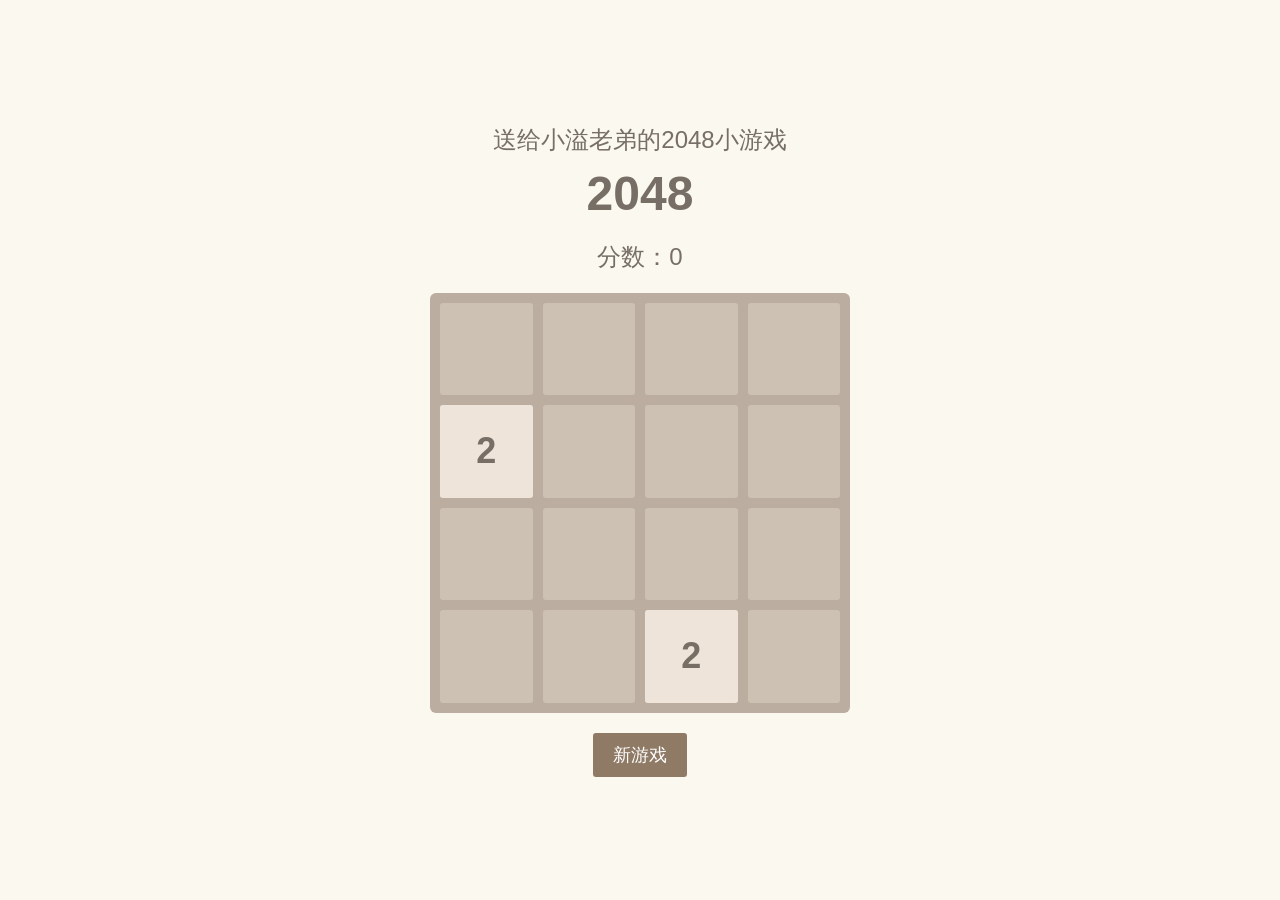
<file: index.html>
<!DOCTYPE html>
<html lang="zh">
<head>
    <meta charset="UTF-8">
    <meta name="viewport" content="width=device-width, initial-scale=1.0">
    <title>2048游戏</title>
    <link rel="stylesheet" href="style.css">
</head>
<body>
    <div class="container">
        <h2>送给小溢老弟的2048小游戏</h2>
        <h1>2048</h1>
        <div class="score">分数：<span id="score">0</span></div>
        <div class="grid">
            <div class="cell"></div>
            <div class="cell"></div>
            <div class="cell"></div>
            <div class="cell"></div>
            <div class="cell"></div>
            <div class="cell"></div>
            <div class="cell"></div>
            <div class="cell"></div>
            <div class="cell"></div>
            <div class="cell"></div>
            <div class="cell"></div>
            <div class="cell"></div>
            <div class="cell"></div>
            <div class="cell"></div>
            <div class="cell"></div>
            <div class="cell"></div>
        </div>
        <button onclick="newGame()">新游戏</button>
    </div>
    <script src="script.js"></script>
</body>
</html>
</file>
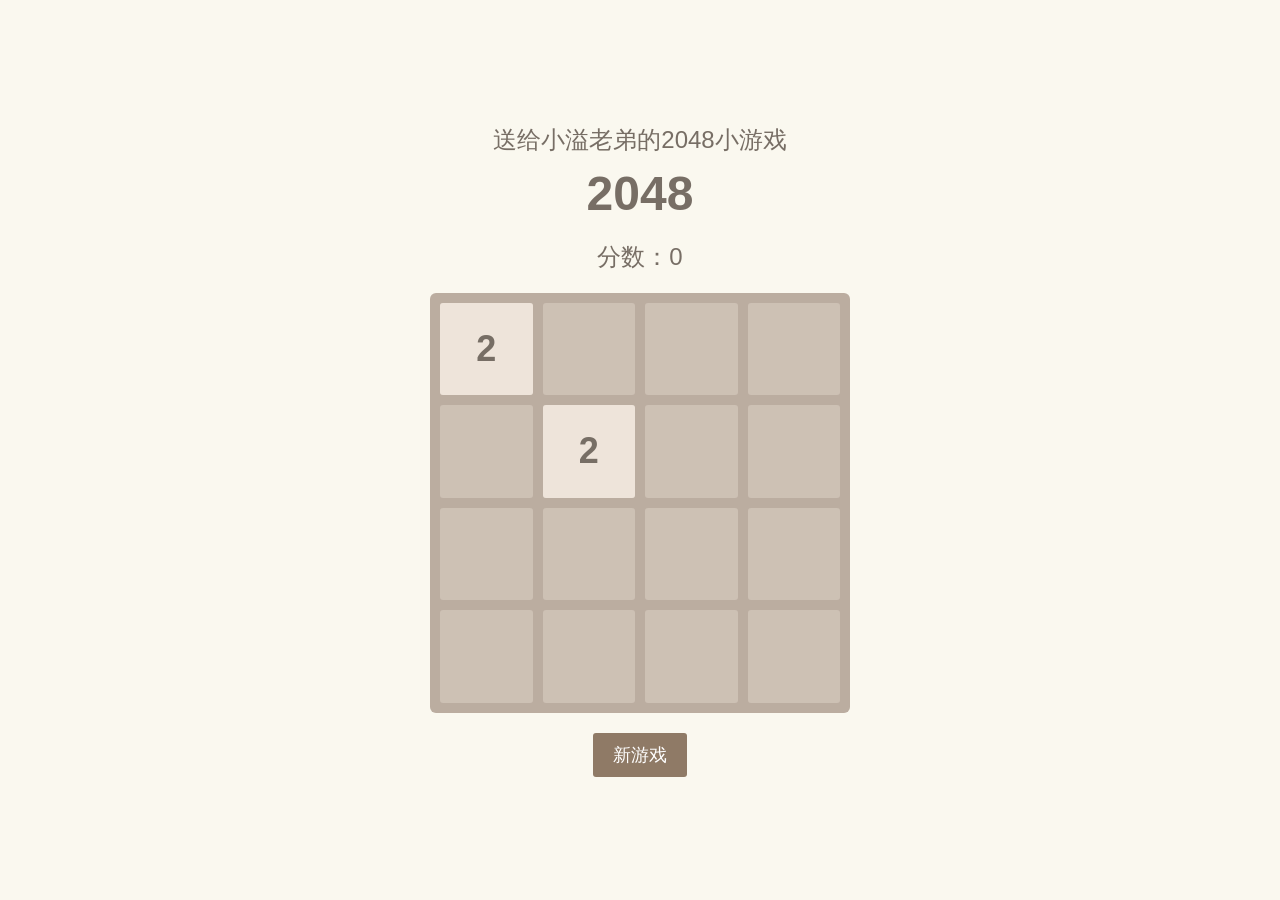
<file: 2048/index.html>
<!DOCTYPE html>
<html lang="zh">
<head>
    <meta charset="UTF-8">
    <meta name="viewport" content="width=device-width, initial-scale=1.0">
    <title>2048游戏</title>
    <link rel="stylesheet" href="style.css">
</head>
<body>
    <div class="container">
        <h2>送给小溢老弟的2048小游戏</h2>
        <h1>2048</h1>
        <div class="score">分数：<span id="score">0</span></div>
        <div class="grid">
            <div class="cell"></div>
            <div class="cell"></div>
            <div class="cell"></div>
            <div class="cell"></div>
            <div class="cell"></div>
            <div class="cell"></div>
            <div class="cell"></div>
            <div class="cell"></div>
            <div class="cell"></div>
            <div class="cell"></div>
            <div class="cell"></div>
            <div class="cell"></div>
            <div class="cell"></div>
            <div class="cell"></div>
            <div class="cell"></div>
            <div class="cell"></div>
        </div>
        <button onclick="newGame()">新游戏</button>
    </div>
    <script src="script.js"></script>
</body>
</html>
</file>
<file: style.css>
body {
    display: flex;
    justify-content: center;
    align-items: center;
    min-height: 100vh;
    margin: 0;
    background-color: #faf8ef;
    font-family: Arial, sans-serif;
}

.container {
    text-align: center;
}

h2 {
    color: #776e65;
    font-size: 24px;
    margin: 0 0 10px;
    font-weight: normal;
}

h1 {
    color: #776e65;
    font-size: 48px;
    margin: 0 0 20px;
}

.score {
    font-size: 24px;
    color: #776e65;
    margin-bottom: 20px;
}

.grid {
    display: grid;
    grid-template-columns: repeat(4, 1fr);
    gap: 10px;
    background-color: #bbada0;
    padding: 10px;
    border-radius: 6px;
    width: 400px;
    height: 400px;
    margin: 0 auto 20px;
}

.cell {
    background-color: rgba(238, 228, 218, 0.35);
    border-radius: 3px;
    display: flex;
    justify-content: center;
    align-items: center;
    font-size: 36px;
    font-weight: bold;
    color: #776e65;
    position: relative;
}

.tile {
    position: absolute;
    width: 100%;
    height: 100%;
    display: flex;
    justify-content: center;
    align-items: center;
    background-color: #eee4da;
    border-radius: 3px;
    transition: all 0.15s ease;
}

button {
    background-color: #8f7a66;
    color: white;
    border: none;
    padding: 10px 20px;
    font-size: 18px;
    border-radius: 3px;
    cursor: pointer;
}

button:hover {
    background-color: #9f8a76;
}

/* 数字块的颜色 */
.tile-2 { background-color: #eee4da; }
.tile-4 { background-color: #ede0c8; }
.tile-8 { background-color: #f2b179; color: white; }
.tile-16 { background-color: #f59563; color: white; }
.tile-32 { background-color: #f67c5f; color: white; }
.tile-64 { background-color: #f65e3b; color: white; }
.tile-128 { background-color: #edcf72; color: white; font-size: 32px; }
.tile-256 { background-color: #edcc61; color: white; font-size: 32px; }
.tile-512 { background-color: #edc850; color: white; font-size: 32px; }
.tile-1024 { background-color: #edc53f; color: white; font-size: 28px; }
.tile-2048 { background-color: #edc22e; color: white; font-size: 28px; }
</file>
<file: 2048/style.css>
body {
    display: flex;
    justify-content: center;
    align-items: center;
    min-height: 100vh;
    margin: 0;
    background-color: #faf8ef;
    font-family: Arial, sans-serif;
}

.container {
    text-align: center;
}

h2 {
    color: #776e65;
    font-size: 24px;
    margin: 0 0 10px;
    font-weight: normal;
}

h1 {
    color: #776e65;
    font-size: 48px;
    margin: 0 0 20px;
}

.score {
    font-size: 24px;
    color: #776e65;
    margin-bottom: 20px;
}

.grid {
    display: grid;
    grid-template-columns: repeat(4, 1fr);
    gap: 10px;
    background-color: #bbada0;
    padding: 10px;
    border-radius: 6px;
    width: 400px;
    height: 400px;
    margin: 0 auto 20px;
}

.cell {
    background-color: rgba(238, 228, 218, 0.35);
    border-radius: 3px;
    display: flex;
    justify-content: center;
    align-items: center;
    font-size: 36px;
    font-weight: bold;
    color: #776e65;
    position: relative;
}

.tile {
    position: absolute;
    width: 100%;
    height: 100%;
    display: flex;
    justify-content: center;
    align-items: center;
    background-color: #eee4da;
    border-radius: 3px;
    transition: all 0.15s ease;
}

button {
    background-color: #8f7a66;
    color: white;
    border: none;
    padding: 10px 20px;
    font-size: 18px;
    border-radius: 3px;
    cursor: pointer;
}

button:hover {
    background-color: #9f8a76;
}

/* 数字块的颜色 */
.tile-2 { background-color: #eee4da; }
.tile-4 { background-color: #ede0c8; }
.tile-8 { background-color: #f2b179; color: white; }
.tile-16 { background-color: #f59563; color: white; }
.tile-32 { background-color: #f67c5f; color: white; }
.tile-64 { background-color: #f65e3b; color: white; }
.tile-128 { background-color: #edcf72; color: white; font-size: 32px; }
.tile-256 { background-color: #edcc61; color: white; font-size: 32px; }
.tile-512 { background-color: #edc850; color: white; font-size: 32px; }
.tile-1024 { background-color: #edc53f; color: white; font-size: 28px; }
.tile-2048 { background-color: #edc22e; color: white; font-size: 28px; }
</file>
